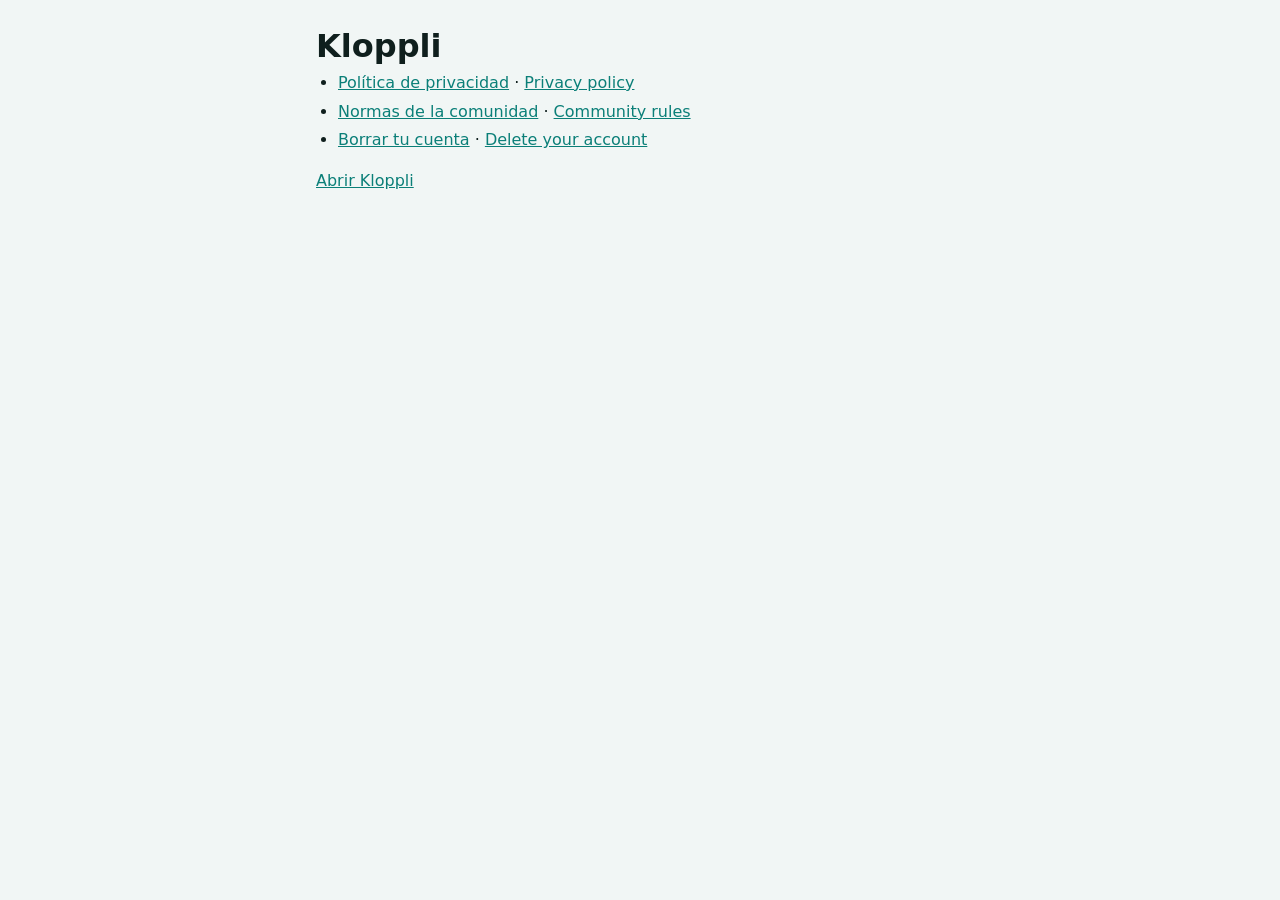
<file: index.html>
<!doctype html>
<html lang="es">
<head>
<meta charset="utf-8">
<meta name="viewport" content="width=device-width, initial-scale=1">
<title>Kloppli · Información legal</title>
<link rel="icon" href="icons/icon-192.png">
<link rel="stylesheet" href="legal.css">
</head>
<body>
<main>
<h1>Kloppli</h1>
<ul>
<li><a href="privacidad.html">Política de privacidad</a> · <a href="privacidad.html#en">Privacy policy</a></li>
<li><a href="normas.html">Normas de la comunidad</a> · <a href="normas.html#en">Community rules</a></li>
<li><a href="borrar-cuenta.html">Borrar tu cuenta</a> · <a href="borrar-cuenta.html#en">Delete your account</a></li>
</ul>
<p><a href="https://kloppli.vercel.app/">Abrir Kloppli</a></p>
</main>
</body>
</html>
</file>
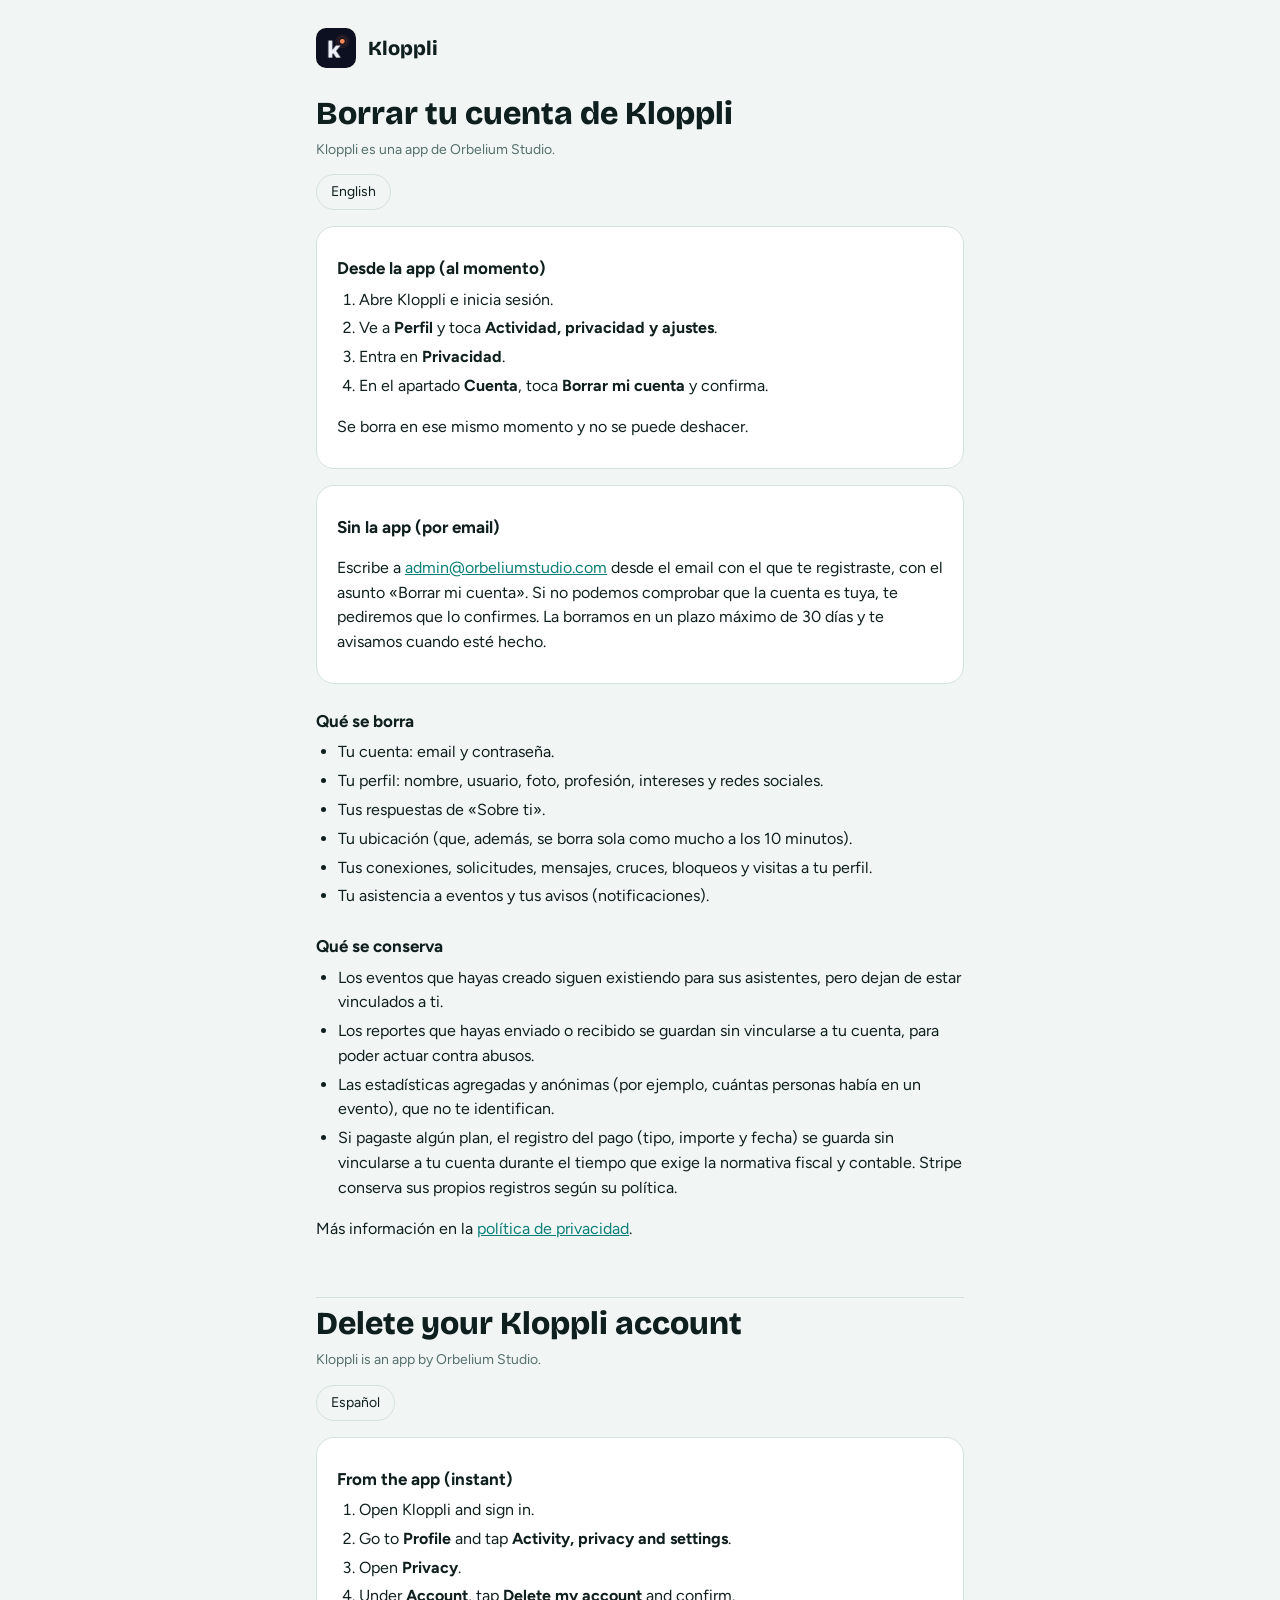
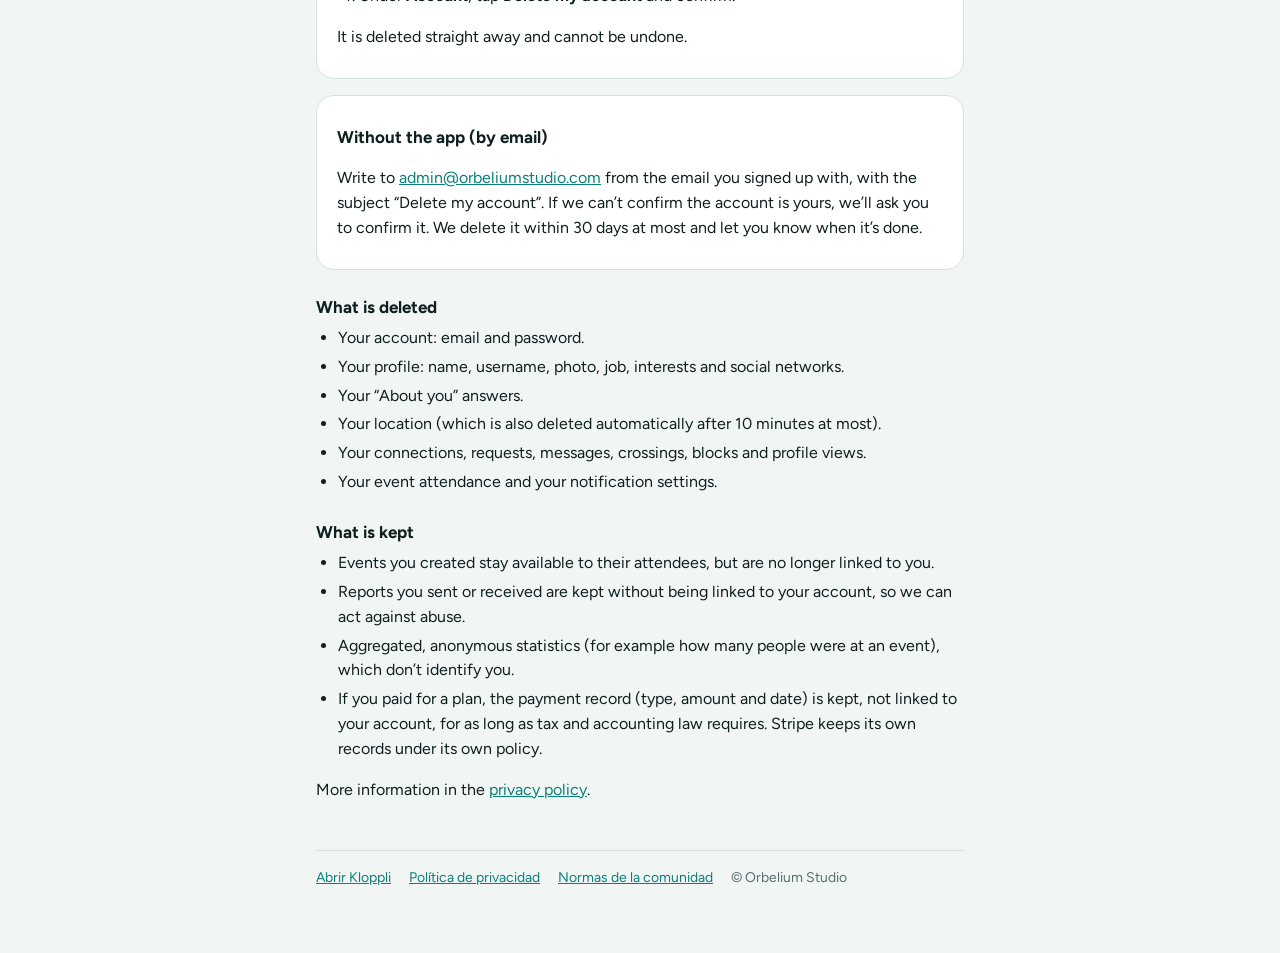
<file: borrar-cuenta.html>
<!doctype html>
<html lang="es">
<head>
<meta charset="utf-8">
<meta name="viewport" content="width=device-width,initial-scale=1">
<title>Borrar tu cuenta · Kloppli</title>
<meta name="description" content="Cómo borrar tu cuenta de Kloppli y qué datos se eliminan.">
<link rel="icon" type="image/png" href="icons/icon-192.png">
<link rel="preconnect" href="https://fonts.googleapis.com">
<link rel="stylesheet" href="https://fonts.googleapis.com/css2?family=Bricolage+Grotesque:opsz,wght@12..96,800&family=Figtree:wght@400;600&display=swap">
<link rel="stylesheet" href="legal.css">
</head>
<body>
<!-- Página que pide Google Play para borrar la cuenta sin tener la app instalada. -->
<main>
  <div class="top"><img src="icons/icon-192.png" alt=""><a href="https://kloppli.vercel.app/">Kloppli</a></div>

  <section id="es" lang="es">
    <h1>Borrar tu cuenta de Kloppli</h1>
    <p class="muted">Kloppli es una app de Orbelium Studio.</p>
    <nav class="lang"><a href="#en">English</a></nav>

    <div class="card">
      <h3>Desde la app (al momento)</h3>
      <ol>
        <li>Abre Kloppli e inicia sesión.</li>
        <li>Ve a <strong>Perfil</strong> y toca <strong>Actividad, privacidad y ajustes</strong>.</li>
        <li>Entra en <strong>Privacidad</strong>.</li>
        <li>En el apartado <strong>Cuenta</strong>, toca <strong>Borrar mi cuenta</strong> y confirma.</li>
      </ol>
      <p>Se borra en ese mismo momento y no se puede deshacer.</p>
    </div>

    <div class="card">
      <h3>Sin la app (por email)</h3>
      <p>Escribe a <a href="mailto:admin@orbeliumstudio.com?subject=Borrar%20mi%20cuenta">admin@orbeliumstudio.com</a> desde el email con el que te registraste, con el asunto «Borrar mi cuenta». Si no podemos comprobar que la cuenta es tuya, te pediremos que lo confirmes. La borramos en un plazo máximo de 30 días y te avisamos cuando esté hecho.</p>
    </div>

    <h3>Qué se borra</h3>
    <ul>
      <li>Tu cuenta: email y contraseña.</li>
      <li>Tu perfil: nombre, usuario, foto, profesión, intereses y redes sociales.</li>
      <li>Tus respuestas de «Sobre ti».</li>
      <li>Tu ubicación (que, además, se borra sola como mucho a los 10 minutos).</li>
      <li>Tus conexiones, solicitudes, mensajes, cruces, bloqueos y visitas a tu perfil.</li>
      <li>Tu asistencia a eventos y tus avisos (notificaciones).</li>
    </ul>

    <h3>Qué se conserva</h3>
    <ul>
      <li>Los eventos que hayas creado siguen existiendo para sus asistentes, pero dejan de estar vinculados a ti.</li>
      <li>Los reportes que hayas enviado o recibido se guardan sin vincularse a tu cuenta, para poder actuar contra abusos.</li>
      <li>Las estadísticas agregadas y anónimas (por ejemplo, cuántas personas había en un evento), que no te identifican.</li>
      <li>Si pagaste algún plan, el registro del pago (tipo, importe y fecha) se guarda sin vincularse a tu cuenta durante el tiempo que exige la normativa fiscal y contable. Stripe conserva sus propios registros según su política.</li>
    </ul>
    <p>Más información en la <a href="privacidad.html">política de privacidad</a>.</p>
  </section>

  <hr class="sep">

  <section id="en" lang="en">
    <h1>Delete your Kloppli account</h1>
    <p class="muted">Kloppli is an app by Orbelium Studio.</p>
    <nav class="lang"><a href="#es">Español</a></nav>

    <div class="card">
      <h3>From the app (instant)</h3>
      <ol>
        <li>Open Kloppli and sign in.</li>
        <li>Go to <strong>Profile</strong> and tap <strong>Activity, privacy and settings</strong>.</li>
        <li>Open <strong>Privacy</strong>.</li>
        <li>Under <strong>Account</strong>, tap <strong>Delete my account</strong> and confirm.</li>
      </ol>
      <p>It is deleted straight away and cannot be undone.</p>
    </div>

    <div class="card">
      <h3>Without the app (by email)</h3>
      <p>Write to <a href="mailto:admin@orbeliumstudio.com?subject=Delete%20my%20account">admin@orbeliumstudio.com</a> from the email you signed up with, with the subject “Delete my account”. If we can’t confirm the account is yours, we’ll ask you to confirm it. We delete it within 30 days at most and let you know when it’s done.</p>
    </div>

    <h3>What is deleted</h3>
    <ul>
      <li>Your account: email and password.</li>
      <li>Your profile: name, username, photo, job, interests and social networks.</li>
      <li>Your “About you” answers.</li>
      <li>Your location (which is also deleted automatically after 10 minutes at most).</li>
      <li>Your connections, requests, messages, crossings, blocks and profile views.</li>
      <li>Your event attendance and your notification settings.</li>
    </ul>

    <h3>What is kept</h3>
    <ul>
      <li>Events you created stay available to their attendees, but are no longer linked to you.</li>
      <li>Reports you sent or received are kept without being linked to your account, so we can act against abuse.</li>
      <li>Aggregated, anonymous statistics (for example how many people were at an event), which don’t identify you.</li>
      <li>If you paid for a plan, the payment record (type, amount and date) is kept, not linked to your account, for as long as tax and accounting law requires. Stripe keeps its own records under its own policy.</li>
    </ul>
    <p>More information in the <a href="privacidad.html#en">privacy policy</a>.</p>
  </section>

  <footer>
    <a href="https://kloppli.vercel.app/">Abrir Kloppli</a>
    <a href="privacidad.html">Política de privacidad</a>
    <a href="normas.html">Normas de la comunidad</a>
    <span class="muted">© Orbelium Studio</span>
  </footer>
</main>
</body>
</html>
</file>
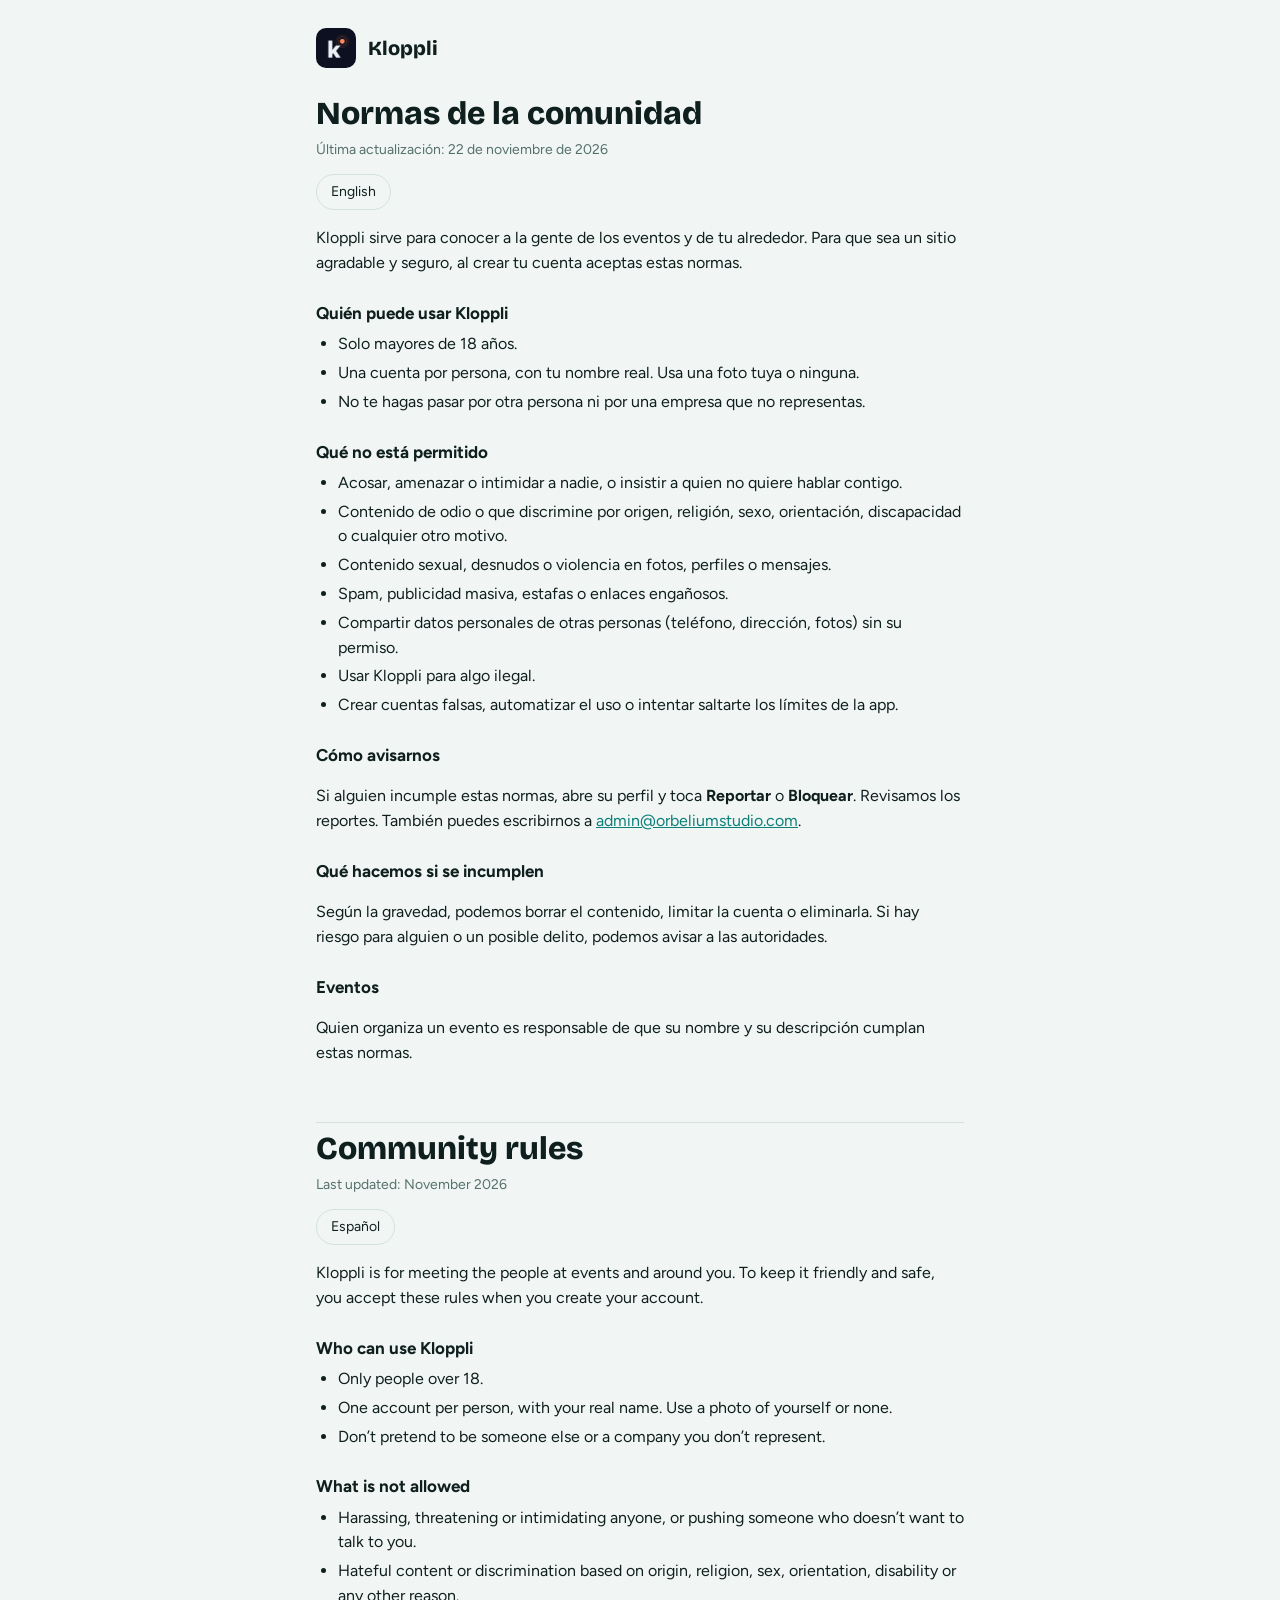
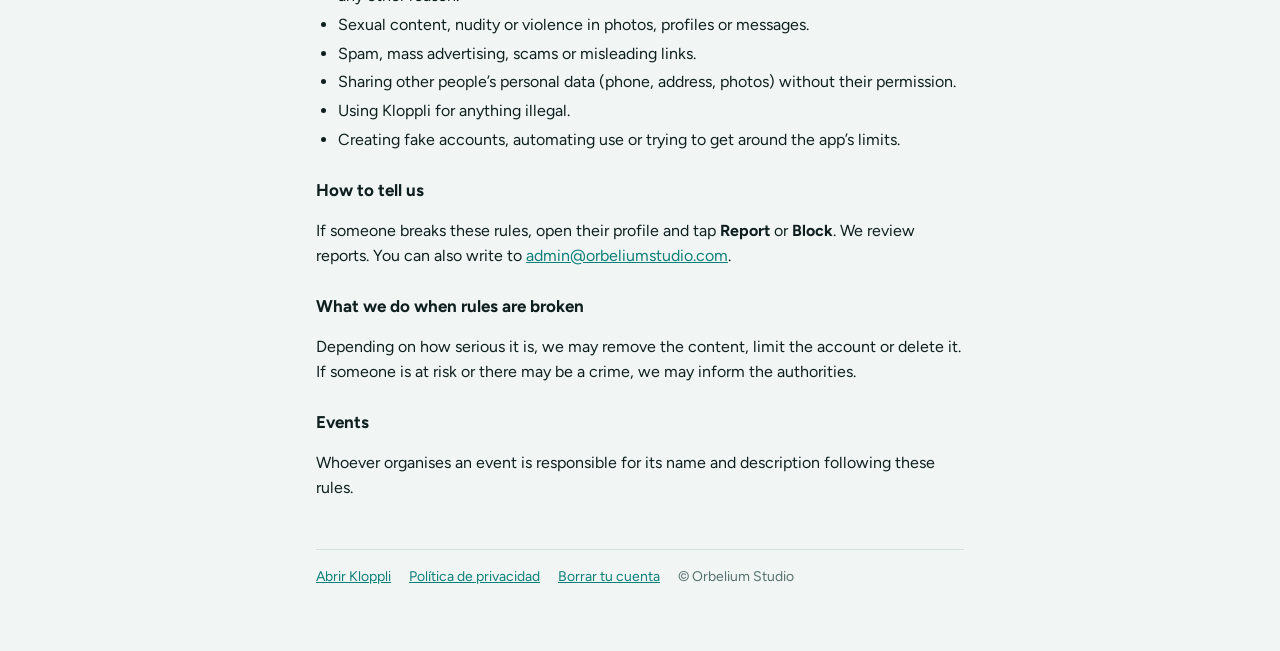
<file: normas.html>
<!doctype html>
<html lang="es">
<head>
<meta charset="utf-8">
<meta name="viewport" content="width=device-width,initial-scale=1">
<title>Normas de la comunidad · Kloppli</title>
<meta name="description" content="Las normas que aceptas al usar Kloppli.">
<link rel="icon" type="image/png" href="icons/icon-192.png">
<link rel="preconnect" href="https://fonts.googleapis.com">
<link rel="stylesheet" href="https://fonts.googleapis.com/css2?family=Bricolage+Grotesque:opsz,wght@12..96,800&family=Figtree:wght@400;600&display=swap">
<link rel="stylesheet" href="legal.css">
</head>
<body>
<!-- Mismo texto que 'rules.body' de index.html. Si cambias uno, cambia también el otro. -->
<main>
  <div class="top"><img src="icons/icon-192.png" alt=""><a href="https://kloppli.vercel.app/">Kloppli</a></div>

  <section id="es" lang="es">
    <h1>Normas de la comunidad</h1>
    <p class="muted">Última actualización: 22 de noviembre de 2026</p>
    <nav class="lang"><a href="#en">English</a></nav>

    <p>Kloppli sirve para conocer a la gente de los eventos y de tu alrededor. Para que sea un sitio agradable y seguro, al crear tu cuenta aceptas estas normas.</p>
    <h3>Quién puede usar Kloppli</h3>
    <ul>
      <li>Solo mayores de 18 años.</li>
      <li>Una cuenta por persona, con tu nombre real. Usa una foto tuya o ninguna.</li>
      <li>No te hagas pasar por otra persona ni por una empresa que no representas.</li>
    </ul>
    <h3>Qué no está permitido</h3>
    <ul>
      <li>Acosar, amenazar o intimidar a nadie, o insistir a quien no quiere hablar contigo.</li>
      <li>Contenido de odio o que discrimine por origen, religión, sexo, orientación, discapacidad o cualquier otro motivo.</li>
      <li>Contenido sexual, desnudos o violencia en fotos, perfiles o mensajes.</li>
      <li>Spam, publicidad masiva, estafas o enlaces engañosos.</li>
      <li>Compartir datos personales de otras personas (teléfono, dirección, fotos) sin su permiso.</li>
      <li>Usar Kloppli para algo ilegal.</li>
      <li>Crear cuentas falsas, automatizar el uso o intentar saltarte los límites de la app.</li>
    </ul>
    <h3>Cómo avisarnos</h3>
    <p>Si alguien incumple estas normas, abre su perfil y toca <strong>Reportar</strong> o <strong>Bloquear</strong>. Revisamos los reportes. También puedes escribirnos a <a href="mailto:admin@orbeliumstudio.com">admin@orbeliumstudio.com</a>.</p>
    <h3>Qué hacemos si se incumplen</h3>
    <p>Según la gravedad, podemos borrar el contenido, limitar la cuenta o eliminarla. Si hay riesgo para alguien o un posible delito, podemos avisar a las autoridades.</p>
    <h3>Eventos</h3>
    <p>Quien organiza un evento es responsable de que su nombre y su descripción cumplan estas normas.</p>
  </section>

  <hr class="sep">

  <section id="en" lang="en">
    <h1>Community rules</h1>
    <p class="muted">Last updated: November 2026</p>
    <nav class="lang"><a href="#es">Español</a></nav>

    <p>Kloppli is for meeting the people at events and around you. To keep it friendly and safe, you accept these rules when you create your account.</p>
    <h3>Who can use Kloppli</h3>
    <ul>
      <li>Only people over 18.</li>
      <li>One account per person, with your real name. Use a photo of yourself or none.</li>
      <li>Don’t pretend to be someone else or a company you don’t represent.</li>
    </ul>
    <h3>What is not allowed</h3>
    <ul>
      <li>Harassing, threatening or intimidating anyone, or pushing someone who doesn’t want to talk to you.</li>
      <li>Hateful content or discrimination based on origin, religion, sex, orientation, disability or any other reason.</li>
      <li>Sexual content, nudity or violence in photos, profiles or messages.</li>
      <li>Spam, mass advertising, scams or misleading links.</li>
      <li>Sharing other people’s personal data (phone, address, photos) without their permission.</li>
      <li>Using Kloppli for anything illegal.</li>
      <li>Creating fake accounts, automating use or trying to get around the app’s limits.</li>
    </ul>
    <h3>How to tell us</h3>
    <p>If someone breaks these rules, open their profile and tap <strong>Report</strong> or <strong>Block</strong>. We review reports. You can also write to <a href="mailto:admin@orbeliumstudio.com">admin@orbeliumstudio.com</a>.</p>
    <h3>What we do when rules are broken</h3>
    <p>Depending on how serious it is, we may remove the content, limit the account or delete it. If someone is at risk or there may be a crime, we may inform the authorities.</p>
    <h3>Events</h3>
    <p>Whoever organises an event is responsible for its name and description following these rules.</p>
  </section>

  <footer>
    <a href="https://kloppli.vercel.app/">Abrir Kloppli</a>
    <a href="privacidad.html">Política de privacidad</a>
    <a href="borrar-cuenta.html">Borrar tu cuenta</a>
    <span class="muted">© Orbelium Studio</span>
  </footer>
</main>
</body>
</html>
</file>
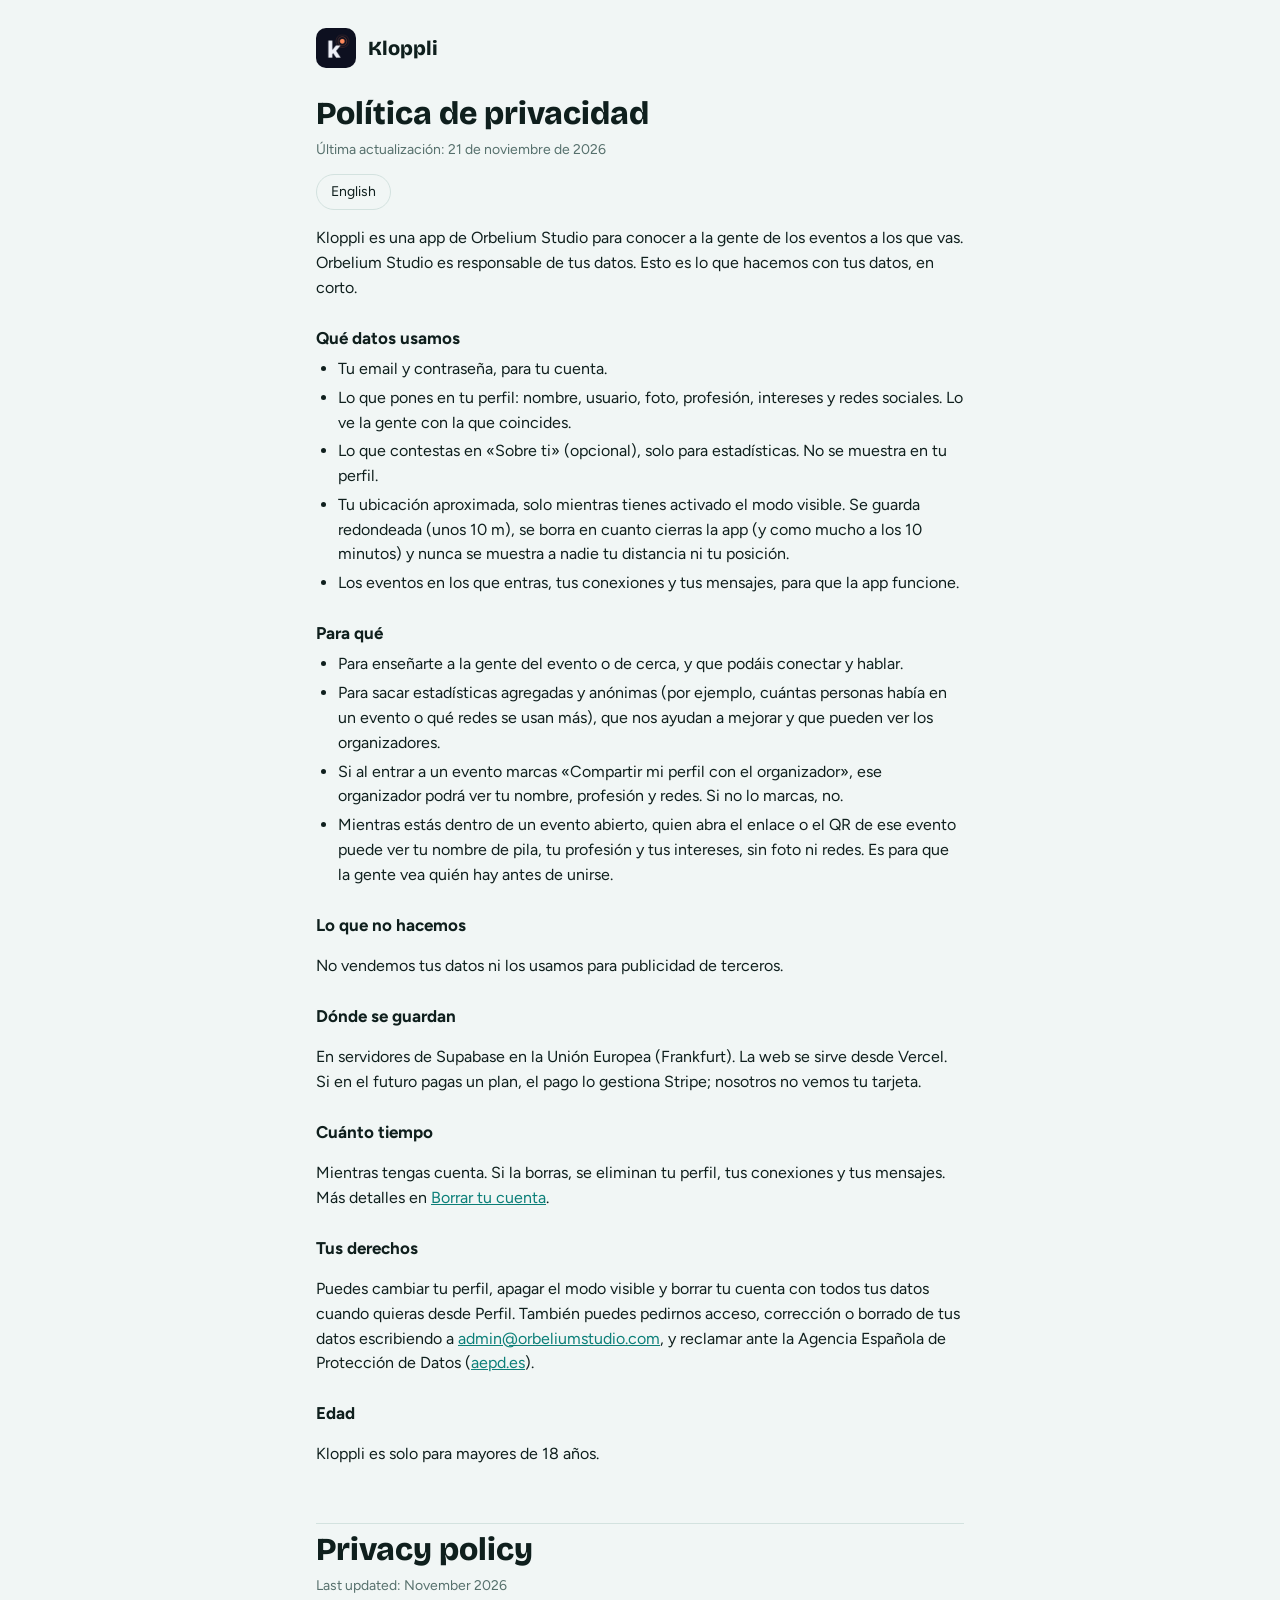
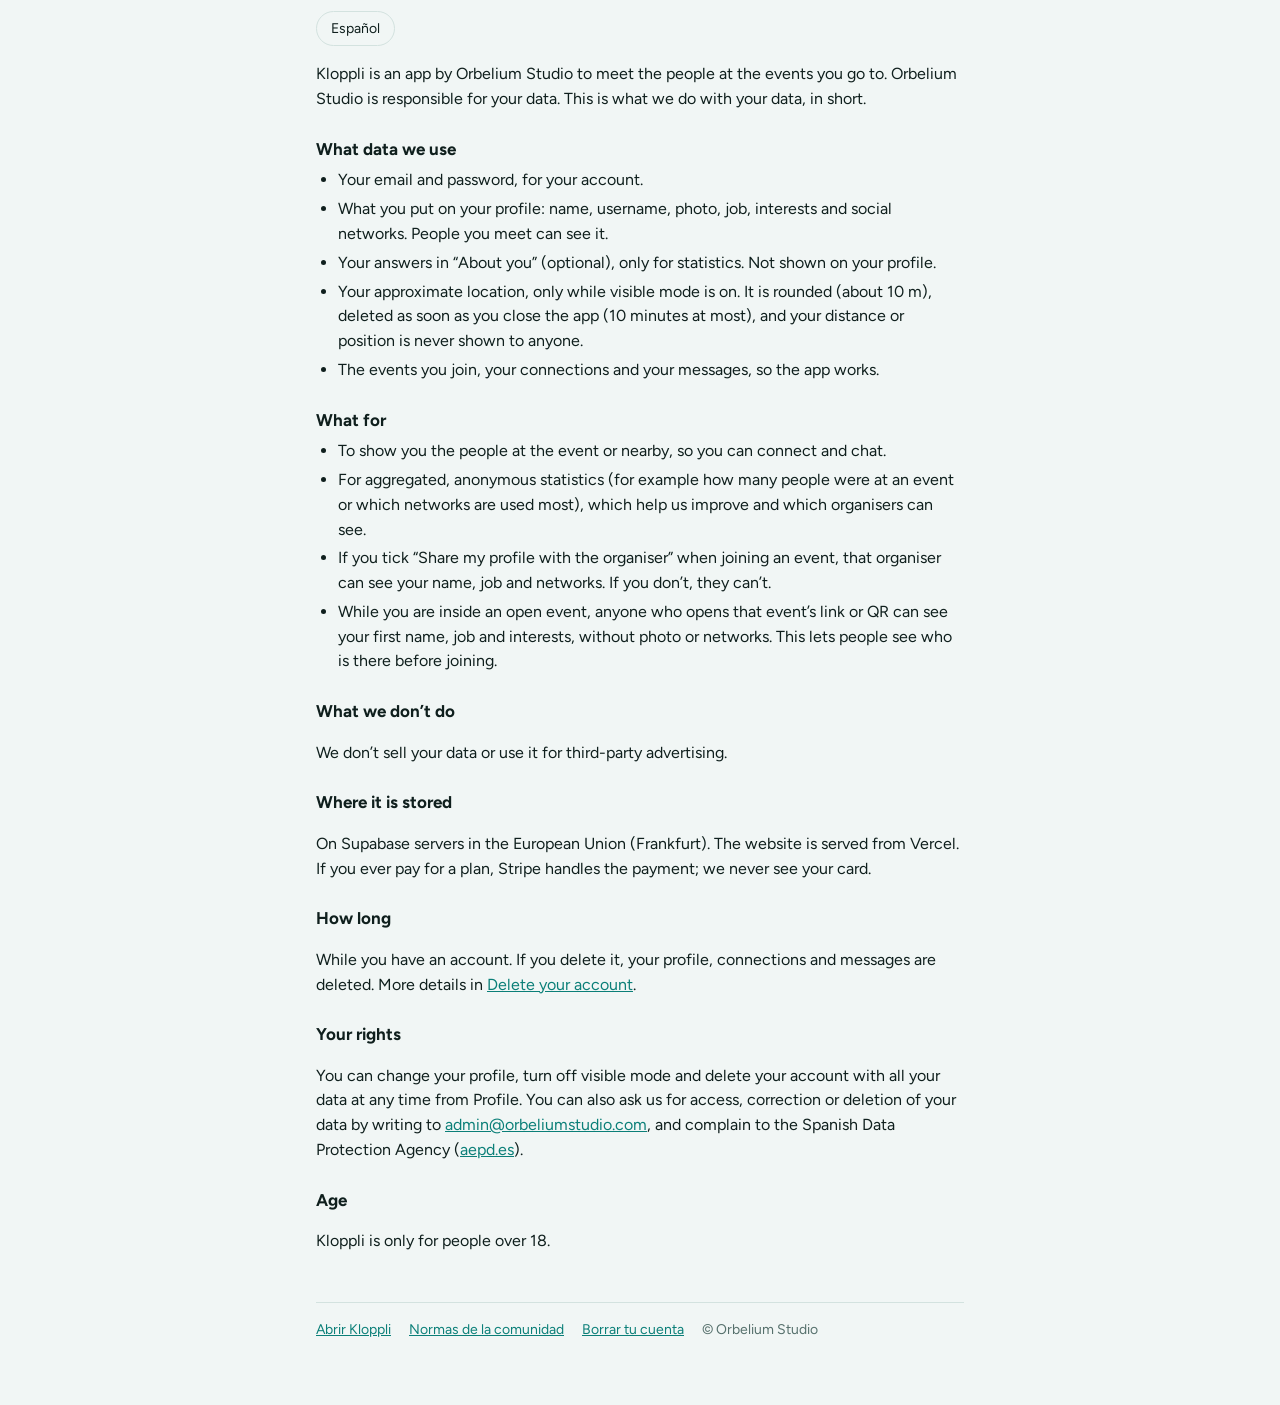
<file: privacidad.html>
<!doctype html>
<html lang="es">
<head>
<meta charset="utf-8">
<meta name="viewport" content="width=device-width,initial-scale=1">
<title>Política de privacidad · Kloppli</title>
<meta name="description" content="Qué datos usa Kloppli, para qué y cómo puedes borrarlos.">
<link rel="icon" type="image/png" href="icons/icon-192.png">
<link rel="preconnect" href="https://fonts.googleapis.com">
<link rel="stylesheet" href="https://fonts.googleapis.com/css2?family=Bricolage+Grotesque:opsz,wght@12..96,800&family=Figtree:wght@400;600&display=swap">
<link rel="stylesheet" href="legal.css">
</head>
<body>
<!-- Mismo texto que 'priv.body' de index.html. Si cambias uno, cambia también el otro. -->
<main>
  <div class="top"><img src="icons/icon-192.png" alt=""><a href="https://kloppli.vercel.app/">Kloppli</a></div>

  <section id="es" lang="es">
    <h1>Política de privacidad</h1>
    <p class="muted">Última actualización: 21 de noviembre de 2026</p>
    <nav class="lang"><a href="#en">English</a></nav>

    <p>Kloppli es una app de Orbelium Studio para conocer a la gente de los eventos a los que vas. Orbelium Studio es responsable de tus datos. Esto es lo que hacemos con tus datos, en corto.</p>
    <h3>Qué datos usamos</h3>
    <ul>
      <li>Tu email y contraseña, para tu cuenta.</li>
      <li>Lo que pones en tu perfil: nombre, usuario, foto, profesión, intereses y redes sociales. Lo ve la gente con la que coincides.</li>
      <li>Lo que contestas en «Sobre ti» (opcional), solo para estadísticas. No se muestra en tu perfil.</li>
      <li>Tu ubicación aproximada, solo mientras tienes activado el modo visible. Se guarda redondeada (unos 10 m), se borra en cuanto cierras la app (y como mucho a los 10 minutos) y nunca se muestra a nadie tu distancia ni tu posición.</li>
      <li>Los eventos en los que entras, tus conexiones y tus mensajes, para que la app funcione.</li>
    </ul>
    <h3>Para qué</h3>
    <ul>
      <li>Para enseñarte a la gente del evento o de cerca, y que podáis conectar y hablar.</li>
      <li>Para sacar estadísticas agregadas y anónimas (por ejemplo, cuántas personas había en un evento o qué redes se usan más), que nos ayudan a mejorar y que pueden ver los organizadores.</li>
      <li>Si al entrar a un evento marcas «Compartir mi perfil con el organizador», ese organizador podrá ver tu nombre, profesión y redes. Si no lo marcas, no.</li>
      <li>Mientras estás dentro de un evento abierto, quien abra el enlace o el QR de ese evento puede ver tu nombre de pila, tu profesión y tus intereses, sin foto ni redes. Es para que la gente vea quién hay antes de unirse.</li>
    </ul>
    <h3>Lo que no hacemos</h3>
    <p>No vendemos tus datos ni los usamos para publicidad de terceros.</p>
    <h3>Dónde se guardan</h3>
    <p>En servidores de Supabase en la Unión Europea (Frankfurt). La web se sirve desde Vercel. Si en el futuro pagas un plan, el pago lo gestiona Stripe; nosotros no vemos tu tarjeta.</p>
    <h3>Cuánto tiempo</h3>
    <p>Mientras tengas cuenta. Si la borras, se eliminan tu perfil, tus conexiones y tus mensajes. Más detalles en <a href="borrar-cuenta.html">Borrar tu cuenta</a>.</p>
    <h3>Tus derechos</h3>
    <p>Puedes cambiar tu perfil, apagar el modo visible y borrar tu cuenta con todos tus datos cuando quieras desde Perfil. También puedes pedirnos acceso, corrección o borrado de tus datos escribiendo a <a href="mailto:admin@orbeliumstudio.com">admin@orbeliumstudio.com</a>, y reclamar ante la Agencia Española de Protección de Datos (<a href="https://www.aepd.es">aepd.es</a>).</p>
    <h3>Edad</h3>
    <p>Kloppli es solo para mayores de 18 años.</p>
  </section>

  <hr class="sep">

  <section id="en" lang="en">
    <h1>Privacy policy</h1>
    <p class="muted">Last updated: November 2026</p>
    <nav class="lang"><a href="#es">Español</a></nav>

    <p>Kloppli is an app by Orbelium Studio to meet the people at the events you go to. Orbelium Studio is responsible for your data. This is what we do with your data, in short.</p>
    <h3>What data we use</h3>
    <ul>
      <li>Your email and password, for your account.</li>
      <li>What you put on your profile: name, username, photo, job, interests and social networks. People you meet can see it.</li>
      <li>Your answers in “About you” (optional), only for statistics. Not shown on your profile.</li>
      <li>Your approximate location, only while visible mode is on. It is rounded (about 10 m), deleted as soon as you close the app (10 minutes at most), and your distance or position is never shown to anyone.</li>
      <li>The events you join, your connections and your messages, so the app works.</li>
    </ul>
    <h3>What for</h3>
    <ul>
      <li>To show you the people at the event or nearby, so you can connect and chat.</li>
      <li>For aggregated, anonymous statistics (for example how many people were at an event or which networks are used most), which help us improve and which organisers can see.</li>
      <li>If you tick “Share my profile with the organiser” when joining an event, that organiser can see your name, job and networks. If you don’t, they can’t.</li>
      <li>While you are inside an open event, anyone who opens that event’s link or QR can see your first name, job and interests, without photo or networks. This lets people see who is there before joining.</li>
    </ul>
    <h3>What we don’t do</h3>
    <p>We don’t sell your data or use it for third-party advertising.</p>
    <h3>Where it is stored</h3>
    <p>On Supabase servers in the European Union (Frankfurt). The website is served from Vercel. If you ever pay for a plan, Stripe handles the payment; we never see your card.</p>
    <h3>How long</h3>
    <p>While you have an account. If you delete it, your profile, connections and messages are deleted. More details in <a href="borrar-cuenta.html#en">Delete your account</a>.</p>
    <h3>Your rights</h3>
    <p>You can change your profile, turn off visible mode and delete your account with all your data at any time from Profile. You can also ask us for access, correction or deletion of your data by writing to <a href="mailto:admin@orbeliumstudio.com">admin@orbeliumstudio.com</a>, and complain to the Spanish Data Protection Agency (<a href="https://www.aepd.es">aepd.es</a>).</p>
    <h3>Age</h3>
    <p>Kloppli is only for people over 18.</p>
  </section>

  <footer>
    <a href="https://kloppli.vercel.app/">Abrir Kloppli</a>
    <a href="normas.html">Normas de la comunidad</a>
    <a href="borrar-cuenta.html">Borrar tu cuenta</a>
    <span class="muted">© Orbelium Studio</span>
  </footer>
</main>
</body>
</html>
</file>
<file: legal.css>
/* Estilo de las páginas públicas de Kloppli (privacidad, normas y borrado de cuenta).
   Mismos colores que la app: oscuro por defecto y claro si el móvil está en modo claro. */
:root {
  --bg: #0D1020; --surface: #171B2E; --ink: #EEF0F8; --muted: #9AA2BC; --line: #2A3050; --signal: #6F8BFF;
  --display: "Bricolage Grotesque", "Avenir Next", system-ui, sans-serif;
  --body: "Figtree", system-ui, -apple-system, "Segoe UI", sans-serif;
  color-scheme: dark;
}
@media (prefers-color-scheme: light) {
  :root { --bg: #F1F6F5; --surface: #FFFFFF; --ink: #0F1F1D; --muted: #56706C; --line: #D3E2DF; --signal: #0B7F78; color-scheme: light; }
}
* { box-sizing: border-box; }
html { -webkit-text-size-adjust: 100%; }
body { margin: 0; background: var(--bg); color: var(--ink); font-family: var(--body); line-height: 1.55; }
main { max-width: 680px; margin: 0 auto; padding: 28px 16px 64px; }
.top { display: flex; align-items: center; gap: 12px; margin-bottom: 28px; }
.top img { width: 40px; height: 40px; border-radius: 10px; }
.top a { color: inherit; text-decoration: none; font-family: var(--display); font-weight: 800; font-size: 20px; }
h1 { font-family: var(--display); font-weight: 800; font-size: 32px; line-height: 1.15; margin: 0 0 6px; }
h2 { font-family: var(--display); font-weight: 800; font-size: 22px; line-height: 1.2; margin: 32px 0 8px; }
h3 { font-size: 17px; margin: 24px 0 6px; }
p, li { font-size: 16px; }
ul, ol { padding-left: 22px; margin: 6px 0; }
li { margin: 4px 0; }
a { color: var(--signal); }
.muted { color: var(--muted); font-size: 14px; margin: 0; }
.lang { display: flex; gap: 8px; margin: 14px 0 8px; }
.lang a { padding: 6px 14px; border: 1px solid var(--line); border-radius: 999px; text-decoration: none; color: var(--ink); font-size: 14px; }
.card { background: var(--surface); border: 1px solid var(--line); border-radius: 18px; padding: 4px 20px 12px; margin: 16px 0; }
.sep { border: 0; border-top: 1px solid var(--line); margin: 56px 0 8px; }
footer { margin-top: 48px; padding-top: 16px; border-top: 1px solid var(--line); display: flex; flex-wrap: wrap; gap: 8px 18px; font-size: 14px; }
</file>
